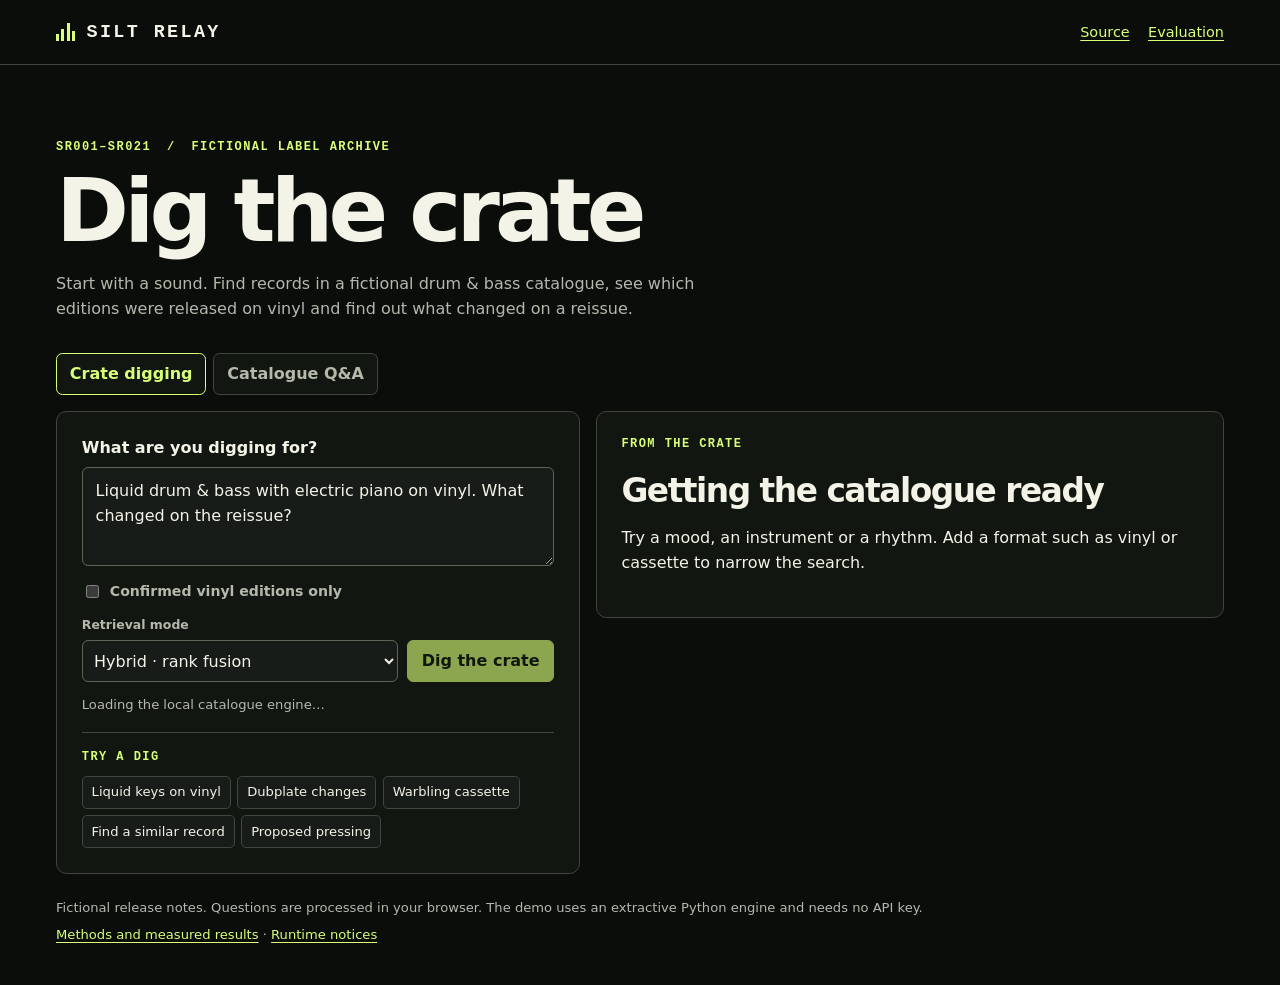
<file: index.html>
<!doctype html>
<html lang="en-GB">
<head>
  <meta charset="utf-8">
  <meta name="viewport" content="width=device-width, initial-scale=1">
  <meta name="description" content="Dig through a fictional drum &amp; bass catalogue by sound. Compare editions and open the release notes behind each match.">
  <title>Silt Relay · Dig the crate</title>
  <link rel="icon" href="icon.svg" type="image/svg+xml">
  <link rel="stylesheet" href="style.css?v=scope">
  <script type="module" src="app.js?v=scope"></script>
</head>
<body>
  <a class="skip" href="#reader">Skip to the catalogue reader</a>
  <header class="masthead">
    <div class="frame masthead-inner">
      <div class="wordmark"><span class="mark" aria-hidden="true"><i></i><i></i><i></i><i></i></span>SILT RELAY</div>
      <nav aria-label="Project links">
        <a href="https://github.com/OccultScientist/silt-relay">Source</a>
        <a href="https://github.com/OccultScientist/silt-relay/blob/main/reports/discovery.json">Evaluation</a>
      </nav>
    </div>
  </header>
  <main class="frame" id="reader">
    <section class="intro" aria-labelledby="title">
      <p class="eyebrow">SR001–SR021 <span aria-hidden="true">/</span> Fictional label archive</p>
      <h1 id="title">Dig the crate</h1>
      <p>Start with a sound. Find records in a fictional drum &amp; bass catalogue, see which editions were released on vinyl and find out what changed on a reissue.</p>
    </section>

    <div class="view-switch" role="group" aria-label="Catalogue tools">
      <button type="button" data-view="dig" aria-pressed="true">Crate digging</button>
      <button type="button" data-view="ask" aria-pressed="false">Catalogue Q&amp;A</button>
    </div>
    <section class="workbench" aria-label="Catalogue search and results">
      <div class="panel query">
        <form id="question-form">
          <label for="question" id="question-label">What are you digging for?</label>
          <textarea id="question" rows="3" maxlength="400" required spellcheck="false">Liquid drum &amp; bass with electric piano on vinyl. What changed on the reissue?</textarea>
          <label class="check" id="vinyl-option"><input type="checkbox" id="vinyl-only"> Confirmed vinyl editions only</label>
          <div class="controls">
            <div class="select-field">
              <label for="mode">Retrieval mode</label>
              <select id="mode">
                <option value="bm25">BM25 · keyword</option>
                <option value="semantic">GloVe · semantic</option>
                <option value="hybrid" selected>Hybrid · rank fusion</option>
              </select>
            </div>
            <button type="submit" id="dig" value="dig" disabled>Dig the crate</button>
            <button type="submit" id="ask" value="answer" disabled hidden>Ask</button>
            <button type="submit" id="compare" class="secondary" value="compare" disabled hidden>Compare ranking</button>
          </div>
          <p id="status" class="status" role="status">Loading the local catalogue engine…</p>
          <noscript><p>Enable JavaScript to run the catalogue in your browser, or use the Python CLI from the source repository.</p></noscript>
        </form>
        <div class="examples" id="dig-examples" aria-label="Discovery examples">
          <span class="eyebrow">Try a dig</span>
          <button class="chip" type="button" data-example="Liquid drum &amp; bass with electric piano on vinyl. What changed on the reissue?">Liquid keys on vinyl</button>
          <button class="chip" type="button" data-example="Dub chords and rounded bass on vinyl. What tracks were added?">Dubplate changes</button>
          <button class="chip" type="button" data-example="Warbling chords on cassette">Warbling cassette</button>
          <button class="chip" type="button" data-example="Which records sound like Basin Window?">Find a similar record</button>
          <button class="chip" type="button" data-example="Pitched-down bell on vinyl">Proposed pressing</button>
        </div>
        <div class="examples" id="ask-examples" aria-label="Example questions" hidden>
          <span class="eyebrow">Try an example</span>
          <button class="chip" type="button" data-example="When did SR004 come out?">Cited answer</button>
          <button class="chip" type="button" data-example="When did Glass Current come out, and did the vinyl ship?">Partial answer</button>
          <button class="chip" type="button" data-example="What format was Basin Window?">Ambiguous title</button>
          <button class="chip" type="button" data-example="How many copies did SR004 sell?">Missing evidence</button>
          <button class="chip" type="button" data-example="horns and echoes" data-compare>Compare a paraphrase</button>
        </div>
      </div>
      <section id="results" class="panel results" aria-labelledby="result-title" aria-busy="true">
        <p class="eyebrow" id="result-label">From the crate</p>
        <h2 id="result-title" tabindex="-1">Getting the catalogue ready</h2>
        <div id="response"><p>Try a mood, an instrument or a rhythm. Add a format such as vinyl or cassette to narrow the search.</p></div>
      </section>
    </section>
    <footer>
      <p>Fictional release notes. Questions are processed in your browser. The demo uses an extractive Python engine and needs no API key.</p>
      <p><a href="https://github.com/OccultScientist/silt-relay/blob/main/README.md#discovery-evaluation">Methods and measured results</a> · <a href="runtime/NOTICE.txt">Runtime notices</a></p>
    </footer>
  </main>
</body>
</html>
</file>
<file: style.css>
:root {
  color-scheme: dark;
  --ink: #f3f3e8;
  --muted: #b4b9ac;
  --field: #181c18;
  --panel: #111611;
  --line: #40483d;
  --accent: #d8ff77;
  --highlight: #8de0ca;
  --mono: ui-monospace, SFMono-Regular, Consolas, monospace;
  font-family: system-ui, -apple-system, sans-serif;
}
* { box-sizing: border-box; }
body { margin: 0; color: var(--ink); background: #0a0d0a; line-height: 1.55; }
a { color: var(--accent); text-underline-offset: .2em; }
a:focus-visible, button:focus-visible, select:focus-visible, textarea:focus-visible, summary:focus-visible {
  outline: 2px solid var(--highlight);
  outline-offset: 3px;
}
.skip { position: absolute; left: .75rem; top: -5rem; background: var(--panel); padding: .5rem; }
.skip:focus { top: .75rem; z-index: 1; }
.frame { width: min(100% - 2.5rem, 73rem); margin-inline: auto; }
.masthead { border-bottom: 1px solid var(--line); }
.masthead-inner { display: flex; justify-content: space-between; align-items: center; min-height: 4rem; gap: 1rem; }
.wordmark { font: 800 1.15rem var(--mono); letter-spacing: .13em; display: flex; gap: .7rem; align-items: center; }
.mark { display: flex; align-items: end; gap: .15rem; height: 1.12rem; }
.mark i { display: block; width: .19rem; height: 100%; background: var(--accent); }
.mark i:nth-child(1) { height: 38%; }
.mark i:nth-child(2) { height: 68%; }
.mark i:nth-child(4) { height: 55%; }
nav { display: flex; gap: 1.15rem; font-size: .9rem; }
.intro { padding: clamp(2rem, 6vw, 4.6rem) 0 2rem; }
.eyebrow { color: var(--accent); font: 650 .75rem/1.45 var(--mono); text-transform: uppercase; letter-spacing: .12em; }
.intro .eyebrow span { padding-inline: .45rem; }
h1, h2, h3, p { margin-top: 0; }
h1 { font-size: clamp(2.7rem, 7.5vw, 5.5rem); line-height: .98; letter-spacing: -.07em; margin-bottom: 1.1rem; }
.intro > p:last-child { color: var(--muted); max-width: 40rem; margin-bottom: 0; }
.workbench { display: grid; grid-template-columns: minmax(0, 1fr) minmax(0, 1.2fr); gap: 1rem; align-items: start; }
.panel { min-width: 0; background: var(--panel); border: 1px solid var(--line); border-radius: .65rem; padding: clamp(1rem, 3vw, 1.55rem); }
label { display: block; font-weight: 650; margin-bottom: .35rem; }
textarea, select, button { font: inherit; }
textarea, select { color: var(--ink); background: var(--field); border: 1px solid #5c6758; border-radius: .38rem; }
textarea { width: 100%; resize: vertical; min-height: 5.7rem; padding: .7rem .8rem; }
.controls { display: flex; flex-wrap: wrap; align-items: end; gap: .6rem; margin-top: .55rem; }
.select-field { flex: 1 1 9rem; }
.select-field label { font-size: .78rem; color: var(--muted); }
select { width: 100%; min-height: 2.65rem; padding: .35rem .45rem; }
button { cursor: pointer; }
.controls button { border: 1px solid var(--accent); min-height: 2.65rem; padding: .42rem .83rem; border-radius: .38rem; background: var(--accent); color: #12180a; font-weight: 750; }
.controls .secondary { background: transparent; color: var(--accent); }
button:disabled { opacity: .62; cursor: wait; }
.status { color: var(--muted); font-size: .82rem; margin: .8rem 0 0; }
.examples { display: flex; flex-wrap: wrap; gap: .42rem; padding-top: 1rem; margin-top: 1rem; border-top: 1px solid var(--line); }
.examples .eyebrow { flex-basis: 100%; margin-bottom: .2rem; }
.chip, .cite { border: 1px solid var(--line); background: var(--field); color: var(--ink); padding: .33rem .55rem; border-radius: .3rem; font-size: .82rem; }
.chip:hover, .cite:hover { border-color: var(--accent); }
.results h2 { margin: 0 0 .6rem; font-size: clamp(1.4rem, 4vw, 2.05rem); letter-spacing: -.045em; }
.results h3 { font-size: 1rem; margin: 1rem 0 .35rem; }
.results p, .results li { overflow-wrap: anywhere; }
.claims { list-style: none; padding: 0; margin: .75rem 0 1.2rem; }
.claims li + li { margin-top: .8rem; }
blockquote { margin: .35rem 0; border-left: 2px solid var(--accent); padding-left: .75rem; }
.cite { color: var(--highlight); font-family: var(--mono); }
details { padding: .55rem 0; border-top: 1px solid var(--line); }
summary { cursor: pointer; font-weight: 650; overflow-wrap: anywhere; }
details > p { margin: .48rem 0 0; color: var(--muted); }
.source-code { color: var(--highlight); font: .8rem var(--mono); }
.unanswered { margin: .75rem 0; padding-left: 1.2rem; color: var(--muted); }
.choices { display: grid; gap: .4rem; }
.choices button { text-align: left; }
.rankings { display: grid; gap: .5rem; }
.rankings ol { margin: .5rem 0; padding-left: 1.5rem; }
.rankings li + li { margin-top: .3rem; }
footer { display: flex; justify-content: space-between; flex-wrap: wrap; gap: .4rem 1.25rem; color: var(--muted); font-size: .82rem; padding: 1.5rem 0 2.5rem; }
footer p { margin: 0; }
@media (max-width: 780px) { .workbench { grid-template-columns: 1fr; } }
@media (max-width: 390px) { .frame { width: calc(100% - 1.4rem); } nav { gap: .7rem; } }

[hidden] { display: none !important; }
h1 { letter-spacing: -.055em; }
.view-switch { display: flex; flex-wrap: wrap; gap: .45rem; margin: 0 0 1rem; }
.view-switch button {
  border: 1px solid var(--line); border-radius: .4rem; color: var(--muted);
  background: var(--panel); padding: .45rem .8rem; font-weight: 650;
}
.view-switch button[aria-pressed="true"] { border-color: var(--accent); color: var(--accent); }
.check { display: flex; align-items: center; gap: .5rem; color: var(--muted); margin: .45rem 0 .8rem; font-size: .88rem; }
.check input { accent-color: var(--accent); }
.dig-criteria { color: var(--muted); font-size: .87rem; margin-bottom: .55rem; }
.crate-stack { display: grid; gap: .9rem; margin-top: .9rem; }
.crate-record { border: 1px solid var(--line); border-radius: .45rem; padding: 1rem; background: #151b14; }
.crate-record .eyebrow { margin-bottom: .27rem; }
.crate-record h3 { font-size: 1.32rem; letter-spacing: -.035em; margin-top: 0; }
.crate-record h4 { margin: .7rem 0 .32rem; font-size: .9rem; }
.release-note summary { font-size: .87rem; }
.release-note .source-code { white-space: nowrap; }
.edition-comparison > summary { color: var(--accent); }
.edition-changes { background: var(--field); padding: .4rem .8rem; margin: .5rem 0; border-left: 2px solid var(--accent); }
.edition-changes p { font-size: .9rem; margin-bottom: .35rem; }
.edition-grid { display: grid; grid-template-columns: repeat(2, minmax(0, 1fr)); gap: .6rem; margin-bottom: .45rem; }
.edition { min-width: 0; padding: .45rem .6rem; border: 1px solid var(--line); border-radius: .3rem; }
.edition > p { font-size: .86rem; margin: 0 0 .5rem; }
.proposal { border-color: #6c6248; }
.proposal .eyebrow { color: #e5ce89; }
@media (max-width: 520px) { .edition-grid { grid-template-columns: 1fr; } }
</file>
